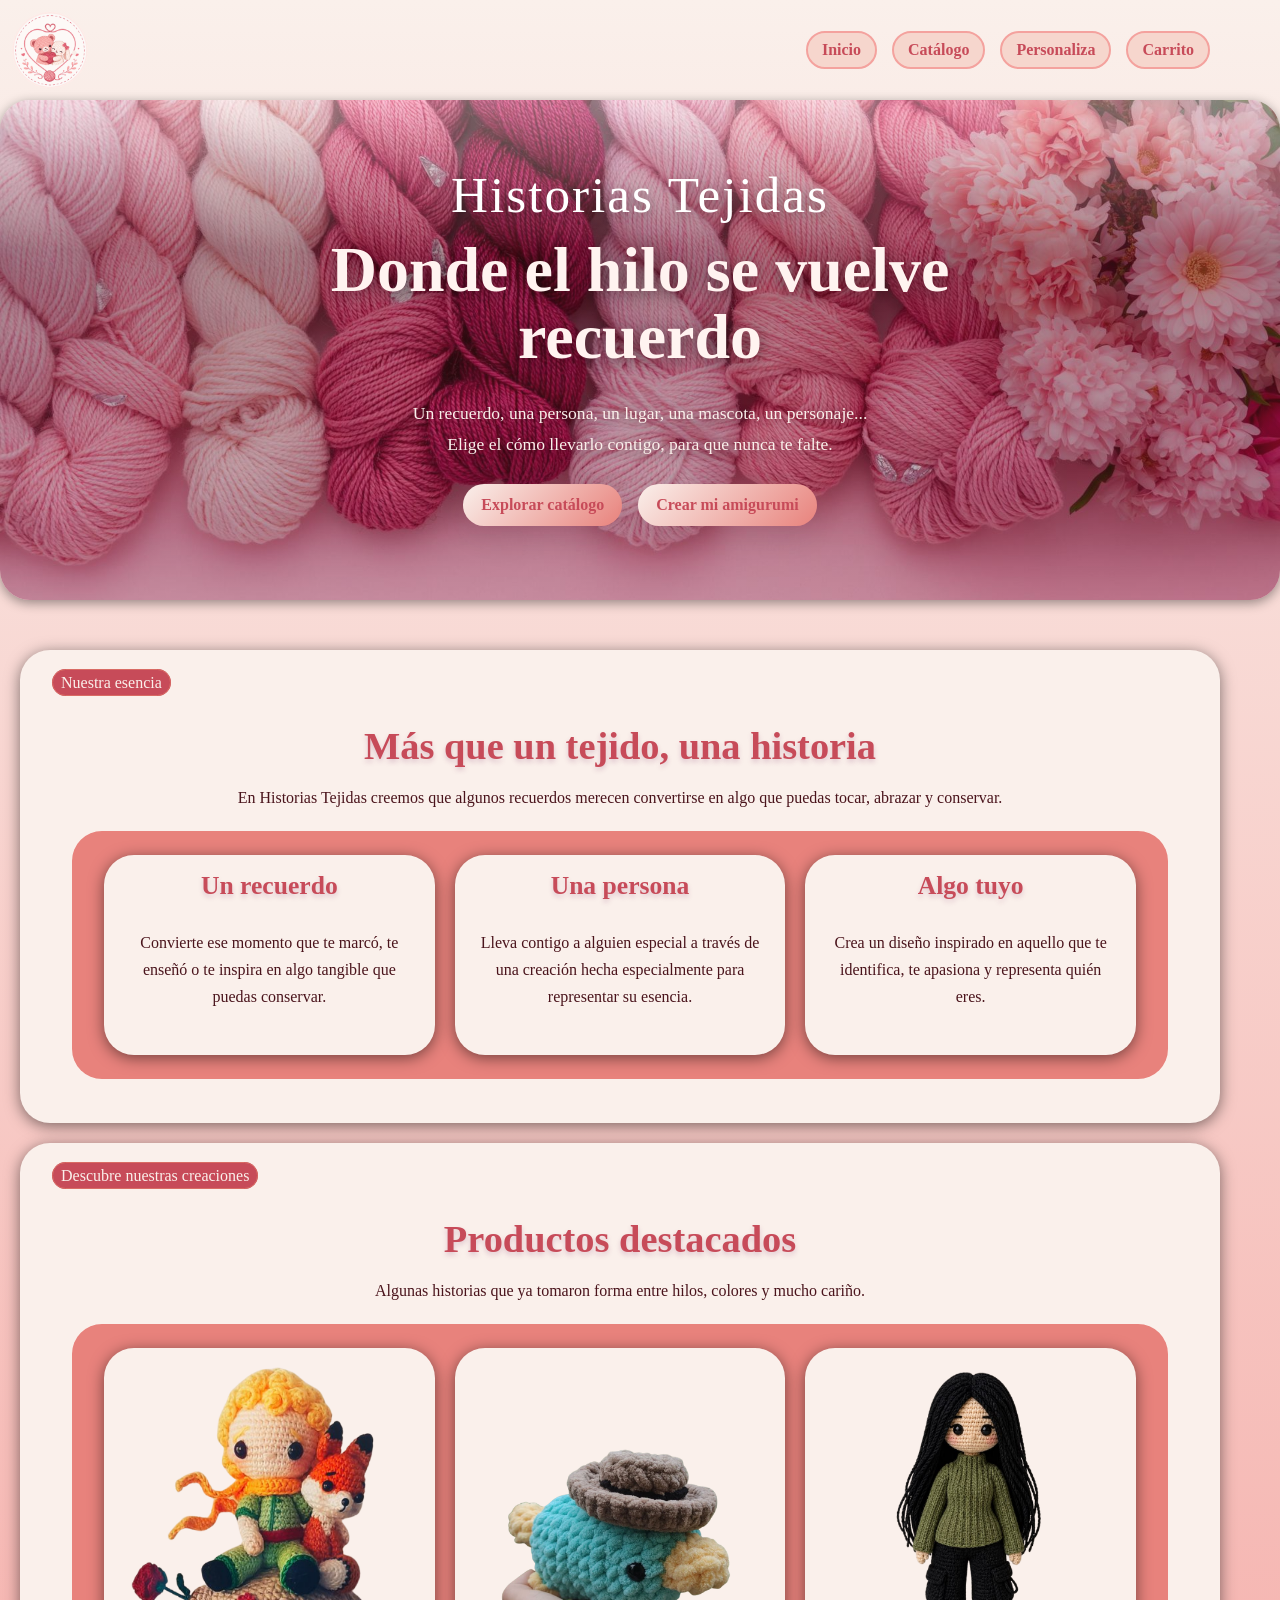
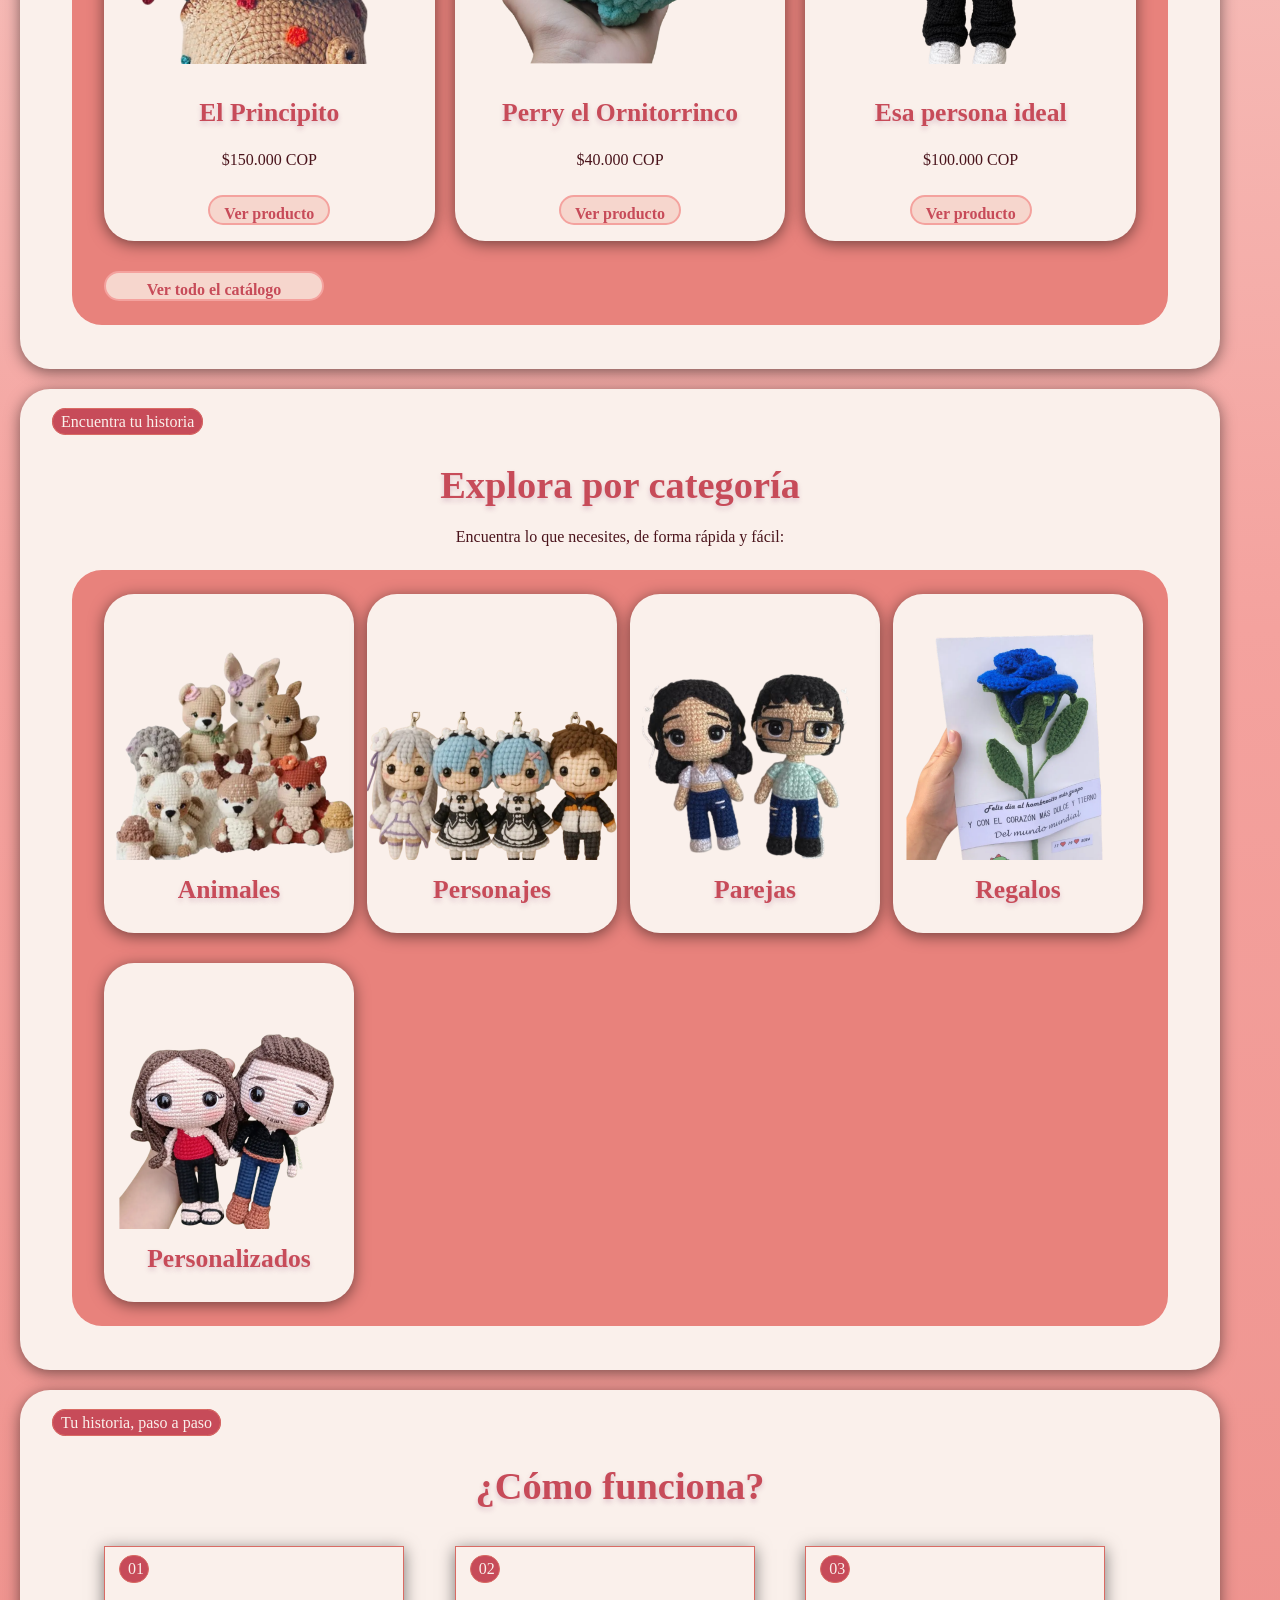
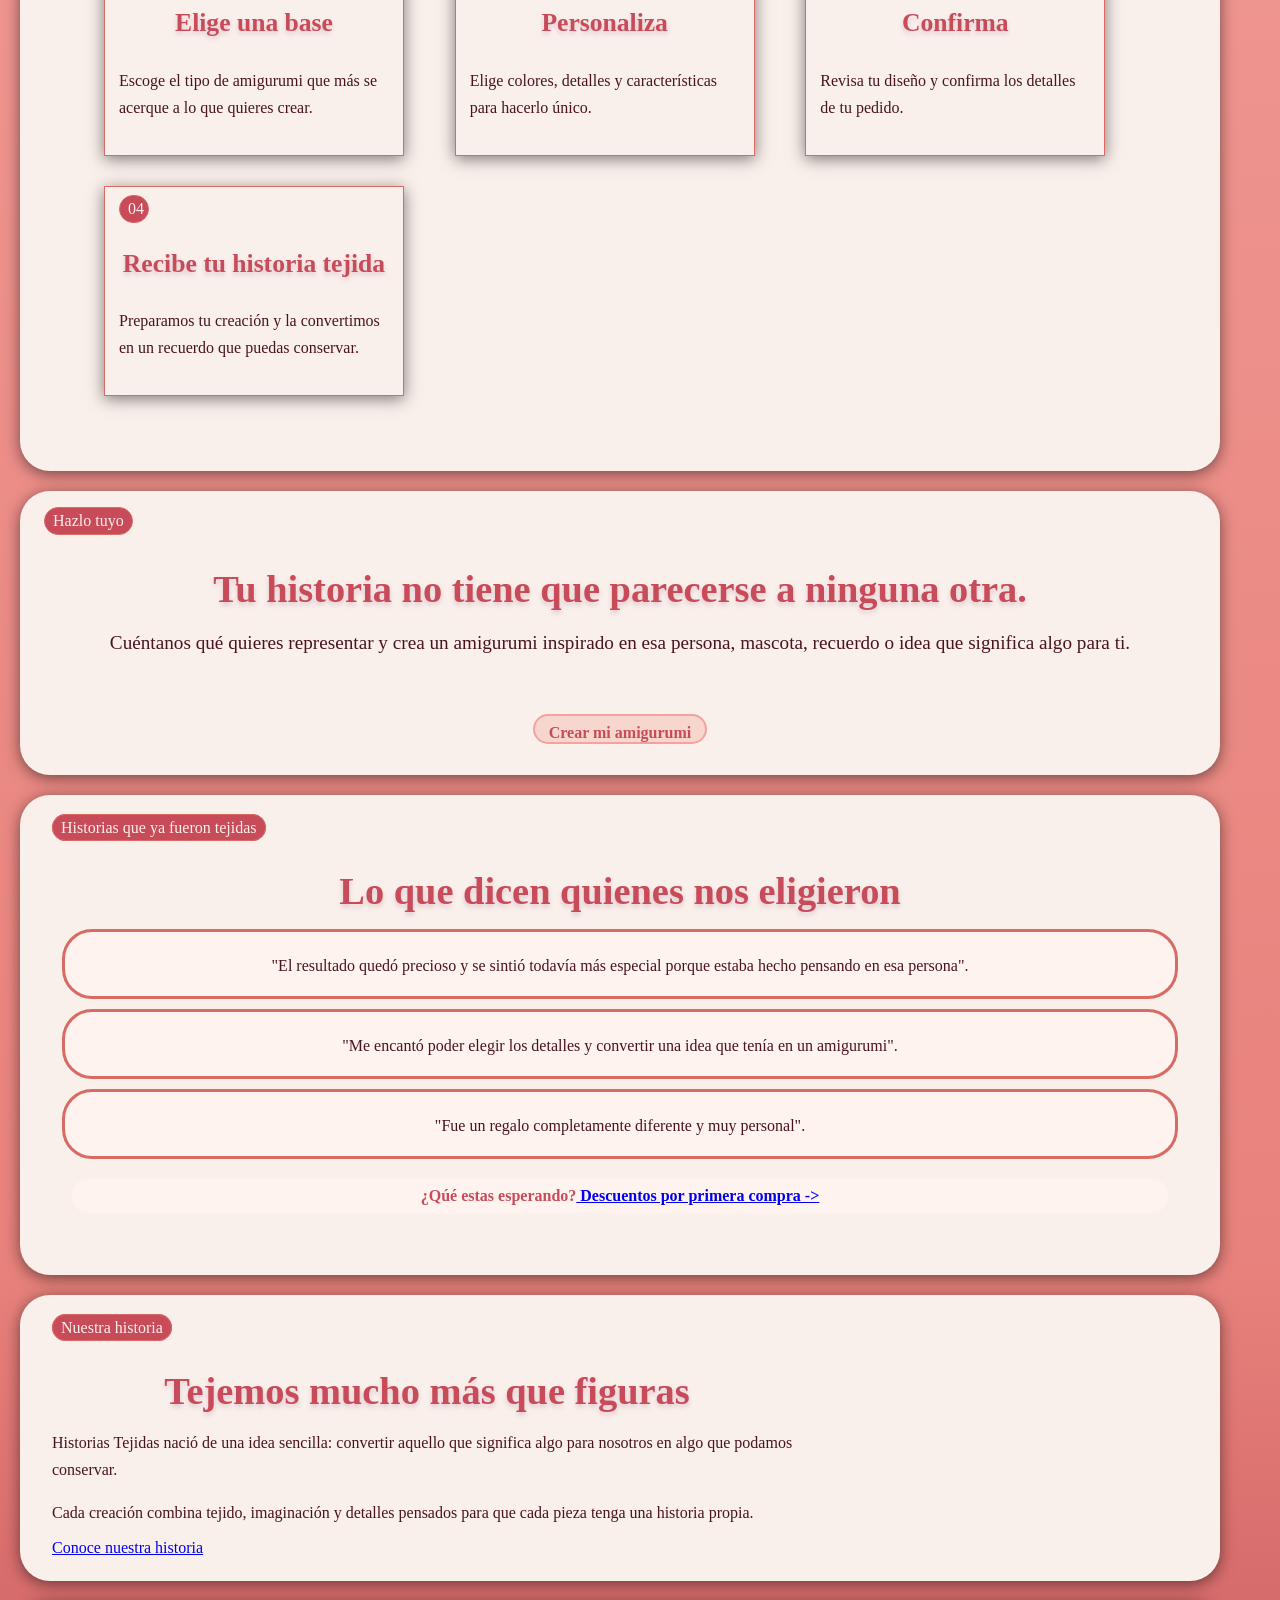
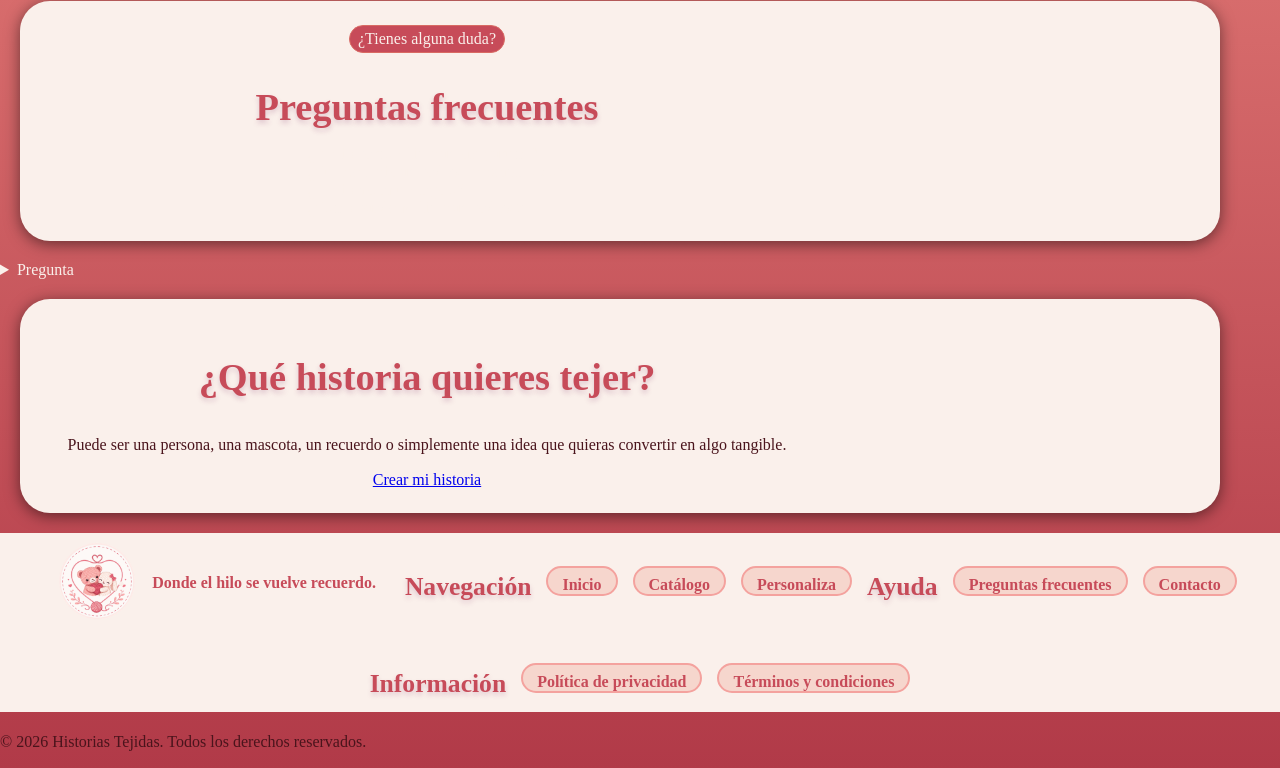
<file: index.html>
<!DOCTYPE html>
<html lang="es">

<head>
    <meta charset="UTF-8">
    <meta name="viewport" content="width=device-width, initial-scale=1.0">
    <title>Historias Tejidas</title>
    <link rel="stylesheet" href="assets/css/style.css">
</head>

<body>
    <header>
        <img src="assets/img/logo-sin-texto.png"
            alt="Logo de historias tejidas, un oso y conejos tejidos abrazando un corazón, con el nombre del emprendimiento en grande.">
        <nav>
            <a href="index.html">Inicio</a>
            <a href="catalogo.html">Catálogo</a>
            <a href="personaliza.html">Personaliza</a>
            <a href="carrito.html">Carrito</a>
            <!--Continuarlo y el emoji de carrito-->
        </nav>
    </header>
    <main>
        <div class="hero">

            <div class="hero-overlay"></div>
            <img src="assets/img/lanas-tipo-fondo.png"
                alt="Lanas de varios tonos de rosado alineadas de forma consecutiva con flores alrededor.">

            <div class="container">
                <h1>Historias Tejidas</h1>
                <h2>Donde el hilo se vuelve recuerdo</h2>
                <p>Un recuerdo, una persona, un lugar, una mascota, un personaje... <br>
                    Elige el cómo llevarlo contigo, para que nunca te falte.</p>
                <div class="button-hero">
                    <a href="catalogo.html">Explorar catálogo</a>
                    <a href="personaliza.html">Crear mi amigurumi</a>
                </div>
            </div>
        </div>

        <section class="propuesta-valor">

            <span class="section-label">Nuestra esencia</span>

            <h2>Más que un tejido, una historia</h2>
            <p>En Historias Tejidas creemos que algunos recuerdos merecen
                convertirse en algo que puedas tocar, abrazar y conservar.</p>

            <div class="tarjeta-container">
                <article class="tarjeta">
                    <h3>Un recuerdo</h3>
                    <p>Convierte ese momento que te marcó, te enseñó o te inspira
                        en algo tangible que puedas conservar. </p>
                </article>

                <article class="tarjeta">
                    <h3>Una persona</h3>
                    <p>Lleva contigo a alguien especial a través de una creación
                        hecha especialmente para representar su esencia.</p>
                </article>

                <article class="tarjeta">
                    <h3>Algo tuyo</h3>
                    <p>Crea un diseño inspirado en aquello que te identifica,
                        te apasiona y representa quién eres.</p>
                </article>
            </div>

        </section>

        <section class="destacados">

            <span>Descubre nuestras creaciones</span>

            <h2>Productos destacados</h2>

            <p>
                Algunas historias que ya tomaron forma entre hilos, colores
                y mucho cariño.
            </p>

            <div class="tarjeta-container">

                <article class="tarjeta">

                    <img src="assets/img/productos/elprincipito.png"
                        alt="Amigurumi del personaje el principito junto al zorro en la luna con una rosa, de la obra literaria.">

                    <div class="producto-info">
                        <h3>El Principito</h3>
                        <p class="precio">$150.000 COP</p>
                        <a class="button" href="producto-detalle.html">
                            Ver producto
                        </a>
                    </div>

                </article>

                <article class="tarjeta">

                    <img src="assets/img/productos/perrielornitorrinco.png" alt="Amigurumi de Perry el Ornitorrinco, de la serie Finnyas y Ferbs. En formato horizontal.">

                    <div class="producto-info">
                        <h3>Perry el Ornitorrinco</h3>
                        <p class="precio">$40.000 COP</p>
                        <a href="producto-detalle.html" class="button">
                            Ver producto
                        </a>
                    </div>

                </article>

                <article class="tarjeta">

                    <img src="assets/img/productos/muñeca.png" alt="Amigurumis de una muñeca que representa a una persona, pelo largo, ropa tipo clima frio.">

                    <div class="producto-info">
                        <h3>Esa persona ideal</h3>
                        <p class="precio">$100.000 COP</p>
                        <a href="producto-detalle.html" class="button">
                            Ver producto
                        </a>
                    </div>

                </article>

                <a class="button" href="catalogo.html">
                    Ver todo el catálogo
                </a>

            </div>

        </section>

        <section class="categorias">


                <span>Encuentra tu historia</span>

                <h2>Explora por categoría</h2>

                <p>Encuentra lo que necesites, de forma rápida y fácil:</p>

                <div class="tarjeta-container-c">

                    <a href="catalogo.html" class="tarjeta-c">
                        <img src="assets/img/productos/Animales.png" alt="Un conjunto de diversos tipos de animales.">
                        <h3>Animales</h3>
                    </a>

                    <a href="catalogo.html" class="tarjeta-c">
                        <img src="assets/img/productos/Personaje.png" alt="Personajes basados en anime famoso, muñecos con accesorios parecidos.">
                        <h3>Personajes</h3>
                    </a>

                    <a href="catalogo.html" class="tarjeta-c">
                        <img src="assets/img/productos/pareja.png" alt="Dos muñecos, representando a una pareja real.">
                        <h3>Parejas</h3>
                    </a>

                    <a href="catalogo.html" class="tarjeta-c">
                        <img src="assets/img/productos/Regalo.png" alt="UNa flor tejida en forma de regalo.">
                        <h3>Regalos</h3>
                    </a>

                    <a href="catalogo.html" class="tarjeta-c">
                        <img src="assets/img/productos/Personalizado.png" alt="DOs muñecos basados en dos personas reales.">
                        <h3>Personalizados</h3>
                    </a>

            </div>

        </section>


        <section class="funcionalidad">

                <span>Tu historia, paso a paso</span>

                <h2>¿Cómo funciona?</h2>

                <div class="pasos">

                    <article class="paso">
                        <span>01</span>
                        <h3> Elige una base</h3>
                        <p>
                            Escoge el tipo de amigurumi que más se acerque
                            a lo que quieres crear.
                        </p>
                    </article>

                    <article class="paso">
                        <span>02</span>
                        <h3> Personaliza</h3>
                        <p>
                            Elige colores, detalles y características
                            para hacerlo único.
                        </p>
                    </article>

                    <article class="paso">
                        <span>03</span>
                        <h3> Confirma</h3>
                        <p>
                            Revisa tu diseño y confirma los detalles de tu pedido.
                        </p>
                    </article>

                    <article class="paso">
                        <span>04</span>
                        <h3> Recibe tu historia tejida</h3>
                        <p>
                            Preparamos tu creación y la convertimos
                            en un recuerdo que puedas conservar.
                        </p>
                    </article>

                </div>


        </section>

        <section class="personalizacion-home">


                    <span>Hazlo tuyo</span>

                    <h2>Tu historia no tiene que parecerse a ninguna otra.</h2>

                    <p>
                        Cuéntanos qué quieres representar y crea un amigurumi
                        inspirado en esa persona, mascota, recuerdo o idea
                        que significa algo para ti.
                    </p>

                    <a href="personaliza.html" class="button">
                        Crear mi amigurumi
                    </a>


        </section>

        <section class="reseñas">

                <span>Historias que ya fueron tejidas</span>

                <h2>Lo que dicen quienes nos eligieron</h2>


                    <article class="resena">
                        <p>
                            "El resultado quedó precioso y se sintió todavía
                            más especial porque estaba hecho pensando en esa persona".
                        </p>
                    </article>

                    <article class="resena">
                        <p>
                            "Me encantó poder elegir los detalles y convertir
                            una idea que tenía en un amigurumi".
                        </p>
                    </article>

                    <article class="resena">
                        <p>
                            "Fue un regalo completamente diferente y muy personal".
                        </p>
                    </article>

                <aside>¿Qúé estas esperando?<a href="personaliza.html" class="descuento"> Descuentos por primera compra -> </a></aside>>
        </section>

        <section class="sobre-nosotros">

            <div class="container">

                <div class="sobre-contenido">

                    <span class="section-label">Nuestra historia</span>

                    <h2>Tejemos mucho más que figuras</h2>

                    <p>
                        Historias Tejidas nació de una idea sencilla:
                        convertir aquello que significa algo para nosotros
                        en algo que podamos conservar.
                    </p>

                    <p>
                        Cada creación combina tejido, imaginación y detalles
                        pensados para que cada pieza tenga una historia propia.
                    </p>

                    <a href="sobre-nosotros.html">
                        Conoce nuestra historia
                    </a>

                </div>

            </div>

        </section>

        <section class="faq">

            <div class="container">

                <span class="section-label">¿Tienes alguna duda?</span>

                <h2>Preguntas frecuentes</h2>

                <div class="faq-list">

                    <details>
                        <summary>¿Puedo personalizar un amigurumi?</summary>
                        <p>
                            Sí. Puedes crear una pieza basada en una persona,
                            mascota, personaje, recuerdo o idea.
                        </p>
                    </details>

                    <details>
                        <summary>¿Cuánto tarda un pedido personalizado?</summary>
                        <p>
                            El tiempo depende del diseño y del nivel de personalización.
                        </p>
                    </details>

                    <details>
                        <summary>¿Puedo hacer un regalo?</summary>
                        <p>
                            Sí. Puedes elegir una creación del catálogo
                            o diseñar una personalizada.
                        </p>
                    </details>

                    <details>
                        <summary>¿Cómo puedo realizar un pedido?</summary>
                        <p>
                            Puedes explorar el catálogo o comenzar directamente
                            desde la sección de personalización.
                        </p>
                    </details>

                </div>

            </div>

        </section>

        <details>
            <summary>Pregunta</summary>
            <p>Respuesta</p>
        </details>


        <section class="cta-final">

            <div class="container">

                <h2>¿Qué historia quieres tejer?</h2>

                <p>
                    Puede ser una persona, una mascota, un recuerdo
                    o simplemente una idea que quieras convertir en algo tangible.
                </p>

                <a href="personaliza.html">
                    Crear mi historia
                </a>

            </div>

        </section>

    </main>
    <footer>


        <div class="footer-container">

            <div class="footer-marca">
                <img src="assets/img/logo-sin-texto.png" alt="Logo de Historias Tejidas">

                <p>
                    Donde el hilo se vuelve recuerdo.
                </p>
            </div>

            <div class="footer-columna">

                <h3>Navegación</h3>

                <a href="index.html">Inicio</a>
                <a href="catalogo.html">Catálogo</a>
                <a href="personaliza.html">Personaliza</a>

            </div>

            <div class="footer-columna">

                <h3>Ayuda</h3>

                <a href="#faq">Preguntas frecuentes</a>
                <a href="contacto.html">Contacto</a>

            </div>

            <div class="footer-columna">

                <h3>Información</h3>

                <a href="politica-privacidad.html">
                    Política de privacidad
                </a>

                <a href="terminos.html">
                    Términos y condiciones
                </a>

            </div>

        </div>

        <div class="footer-bottom">

            <p>
                © 2026 Historias Tejidas. Todos los derechos reservados.
            </p>

        </div>

    </footer>
</body>

</html>
</file>
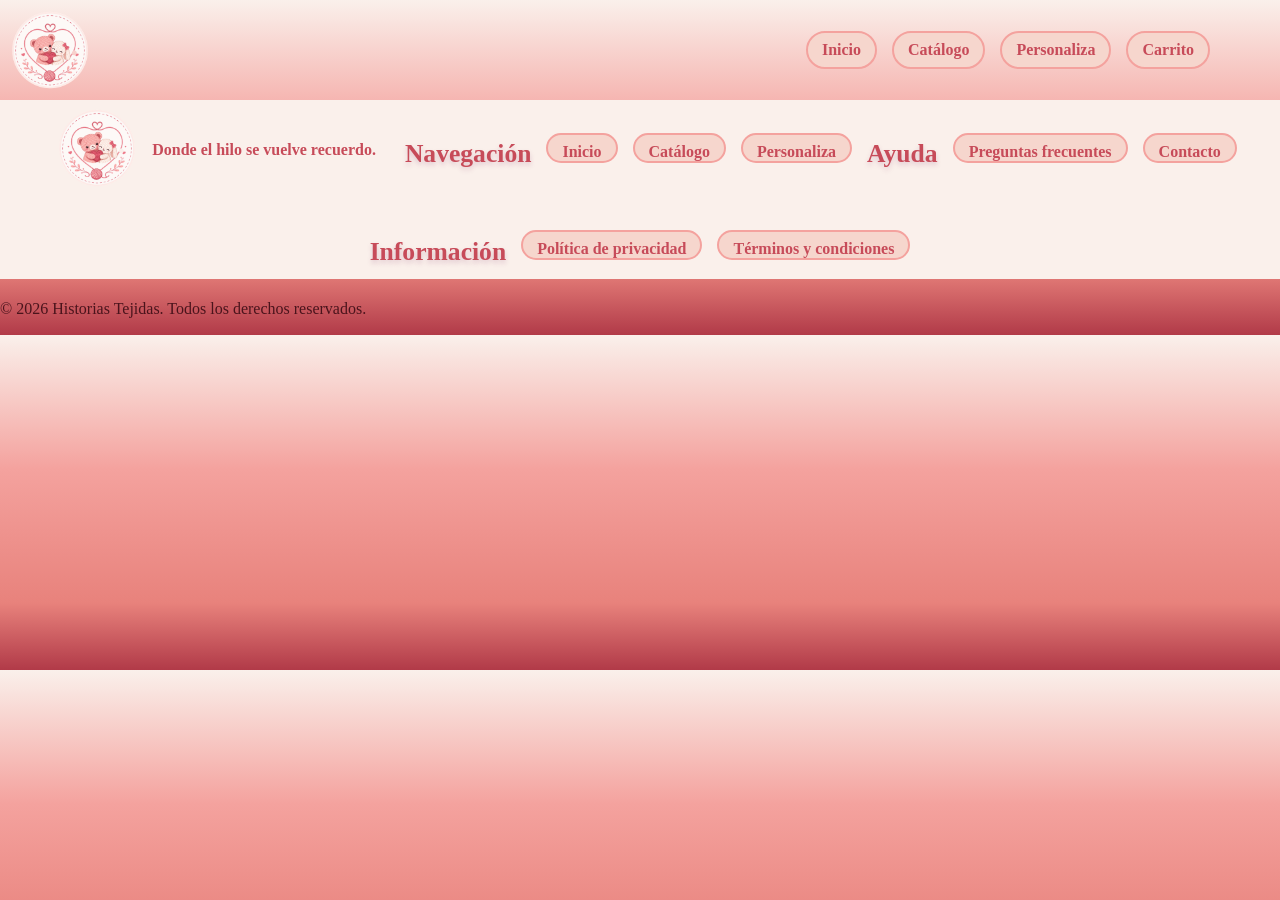
<file: carrito.html>
<!DOCTYPE html>
<html lang="es">

<head>
    <meta charset="UTF-8">
    <meta name="viewport" content="width=device-width, initial-scale=1.0">
    <title>Historias Tejidas</title>
    <link rel="stylesheet" href="assets/css/style.css">
</head>

<body>
    <header>
        <img src="assets/img/logo-sin-texto.png"
            alt="Logo de historias tejidas, un oso y conejos tejidos abrazando un corazón, con el nombre del emprendimiento en grande.">
        <nav>
            <a href="index.html">Inicio</a>
            <a href="catalogo.html">Catálogo</a>
            <a href="personaliza.html">Personaliza</a>
            <a href="carrito.html">Carrito</a>
            <!--Continuarlo y el emoji de carrito-->
        </nav>
    </header>
    <main>
        

    </main>

 </main>
    <footer>


        <div class="footer-container">

            <div class="footer-marca">
                <img src="assets/img/logo-sin-texto.png" alt="Logo de Historias Tejidas">

                <p>
                    Donde el hilo se vuelve recuerdo.
                </p>
            </div>

            <div class="footer-columna">

                <h3>Navegación</h3>

                <a href="index.html">Inicio</a>
                <a href="catalogo.html">Catálogo</a>
                <a href="personaliza.html">Personaliza</a>

            </div>

            <div class="footer-columna">

                <h3>Ayuda</h3>

                <a href="#faq">Preguntas frecuentes</a>
                <a href="contacto.html">Contacto</a>

            </div>

            <div class="footer-columna">

                <h3>Información</h3>

                <a href="politica-privacidad.html">
                    Política de privacidad
                </a>

                <a href="terminos.html">
                    Términos y condiciones
                </a>

            </div>

        </div>

        <div class="footer-bottom">

            <p>
                © 2026 Historias Tejidas. Todos los derechos reservados.
            </p>

        </div>

    </footer>
</body>

</html>
</file>
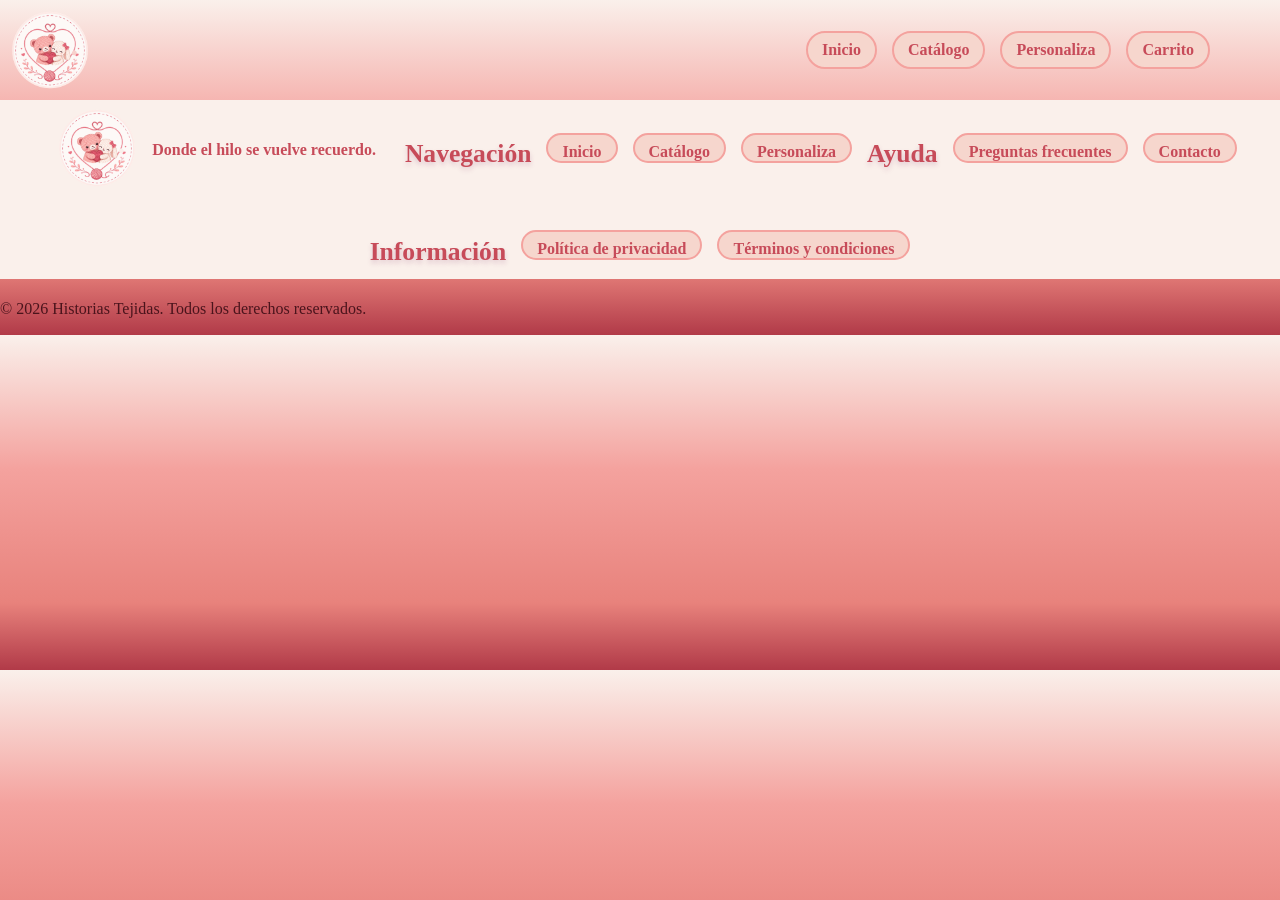
<file: catalogo.html>
<!DOCTYPE html>
<html lang="es">

<head>
    <meta charset="UTF-8">
    <meta name="viewport" content="width=device-width, initial-scale=1.0">
    <title>Historias Tejidas</title>
    <link rel="stylesheet" href="assets/css/style.css">
</head>

<body>
    <header>
        <img src="assets/img/logo-sin-texto.png"
            alt="Logo de historias tejidas, un oso y conejos tejidos abrazando un corazón, con el nombre del emprendimiento en grande.">
        <nav>
            <a href="index.html">Inicio</a>
            <a href="catalogo.html">Catálogo</a>
            <a href="personaliza.html">Personaliza</a>
            <a href="carrito.html">Carrito</a>
            <!--Continuarlo y el emoji de carrito-->
        </nav>
    </header>
    <main>


    </main>

 </main>
    <footer>


        <div class="footer-container">

            <div class="footer-marca">
                <img src="assets/img/logo-sin-texto.png" alt="Logo de Historias Tejidas">

                <p>
                    Donde el hilo se vuelve recuerdo.
                </p>
            </div>

            <div class="footer-columna">

                <h3>Navegación</h3>

                <a href="index.html">Inicio</a>
                <a href="catalogo.html">Catálogo</a>
                <a href="personaliza.html">Personaliza</a>

            </div>

            <div class="footer-columna">

                <h3>Ayuda</h3>

                <a href="#faq">Preguntas frecuentes</a>
                <a href="contacto.html">Contacto</a>

            </div>

            <div class="footer-columna">

                <h3>Información</h3>

                <a href="politica-privacidad.html">
                    Política de privacidad
                </a>

                <a href="terminos.html">
                    Términos y condiciones
                </a>

            </div>

        </div>

        <div class="footer-bottom">

            <p>
                © 2026 Historias Tejidas. Todos los derechos reservados.
            </p>

        </div>

    </footer>
</body>

</html>
</file>
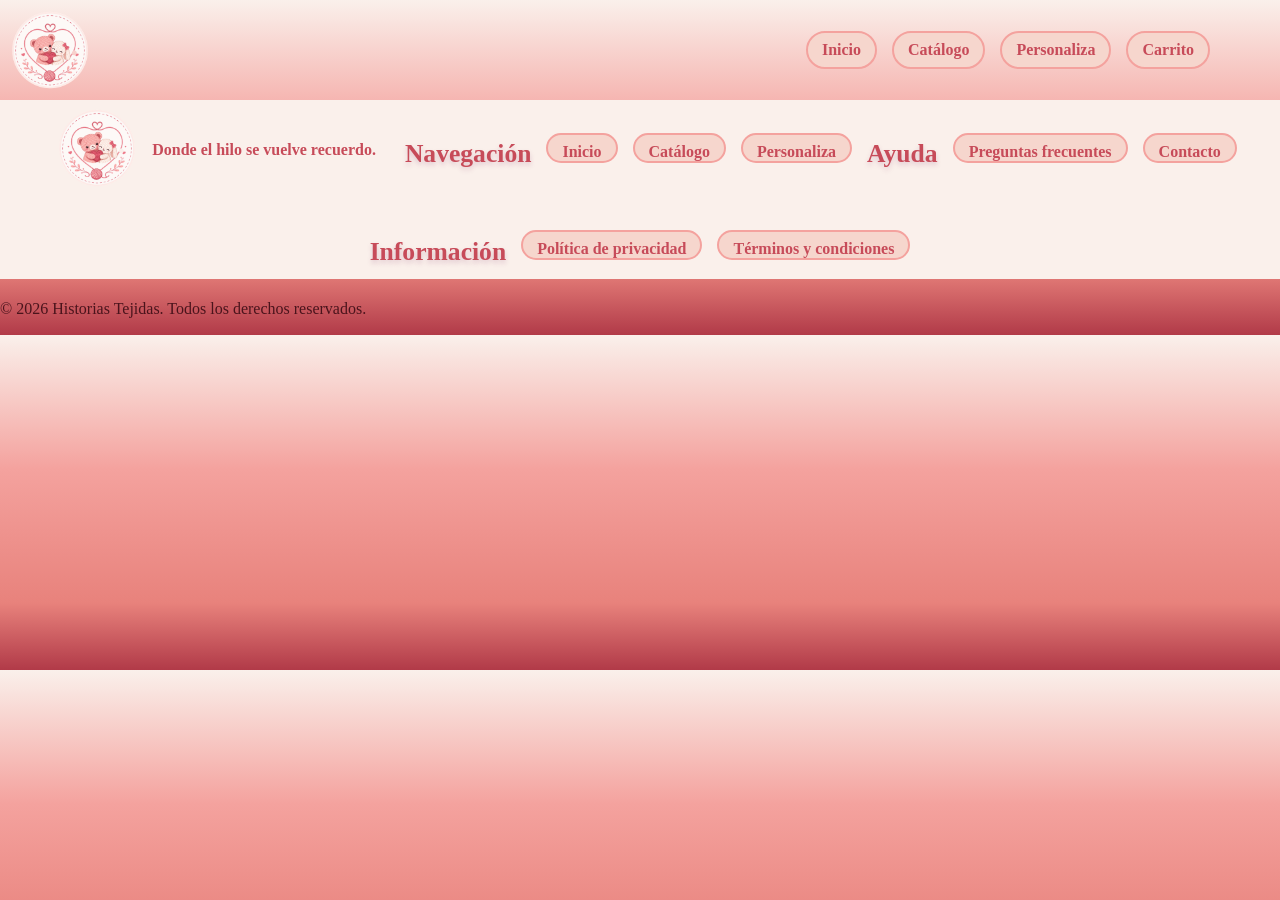
<file: personaliza.html>
<!DOCTYPE html>
<html lang="es">

<head>
    <meta charset="UTF-8">
    <meta name="viewport" content="width=device-width, initial-scale=1.0">
    <title>Historias Tejidas</title>
    <link rel="stylesheet" href="assets/css/style.css">
</head>

<body>
    <header>
        <img src="assets/img/logo-sin-texto.png"
            alt="Logo de historias tejidas, un oso y conejos tejidos abrazando un corazón, con el nombre del emprendimiento en grande.">
        <nav>
            <a href="index.html">Inicio</a>
            <a href="catalogo.html">Catálogo</a>
            <a href="personaliza.html">Personaliza</a>
            <a href="carrito.html">Carrito</a>
            <!--Continuarlo y el emoji de carrito-->
        </nav>
    </header>
    <main>
    

    </main>

 </main>
    <footer>


        <div class="footer-container">

            <div class="footer-marca">
                <img src="assets/img/logo-sin-texto.png" alt="Logo de Historias Tejidas">

                <p>
                    Donde el hilo se vuelve recuerdo.
                </p>
            </div>

            <div class="footer-columna">

                <h3>Navegación</h3>

                <a href="index.html">Inicio</a>
                <a href="catalogo.html">Catálogo</a>
                <a href="personaliza.html">Personaliza</a>

            </div>

            <div class="footer-columna">

                <h3>Ayuda</h3>

                <a href="#faq">Preguntas frecuentes</a>
                <a href="contacto.html">Contacto</a>

            </div>

            <div class="footer-columna">

                <h3>Información</h3>

                <a href="politica-privacidad.html">
                    Política de privacidad
                </a>

                <a href="terminos.html">
                    Términos y condiciones
                </a>

            </div>

        </div>

        <div class="footer-bottom">

            <p>
                © 2026 Historias Tejidas. Todos los derechos reservados.
            </p>

        </div>

    </footer>
</body>

</html>
</file>
<file: assets/css/style.css>
:root {

    /* Colores */
    --blanco: #FFFFFF;
    --rosa-fondo: #FFF3F0;
    --rosa-crema: #FAF0EB;
    --rosa-palido: #F6D6CD;
    --rosa-suave: #F4A29E;
    --rosa-medio: #E8827C;
    --rosa-coral: #D96B64;
    --rosa-principal: #C74B59;
    --rosa-fuerte: #B13A48;
    --frambuesa: #8F2D3B;
    --vino-rosa: #6B202A;
    --rosa-oscuro: #4A141C;


    /* Gradiante */

    --gradiente: linear-gradient(180deg,
            var(--rosa-crema) 0%,
            var(--rosa-suave) 40%,
            var(--rosa-medio) 80%,
            var(--rosa-fuerte) 100%);

    --gradiente-capa: linear-gradient(180deg,
            rgba(250, 240, 235, 0.4) 0%,
            rgba(74, 20, 28, 0.45) 30%,
            rgba(107, 32, 42, 0.25) 100%);

    /* Border-radius */

    --border-rdp: 30px;
    --border-rdpl: 999px;

    /* font-weidth */

    --negrita: 600;
    --normal: 400;
    --fina: 200;

    /* transicion */
    --transicion: .3s ease;
    --transicion-lenta: .5s ease;

    /* Sombra */

    --sombra-suave: 0 3px 12px rgba(0, 0, 0, 0.4);
    --sombra-normal: 0 3px 15px rgba(0, 0, 0, 0.5);
    --sombra-pequeña: 0 3px 5px rgba(133, 48, 104, 0.219);

    /*Padding*/

    --padding-05: 4px 8px;
    /* Elementos muy compactos (tags, badges) */
    --padding-1: 8px 14px;
    /* Botones pequeños */
    --padding-2: 12px 18px;
    /* Tarjetas compactas o inputs */
    --padding-3: 16px 24px;
    /* Padding estándar */
    --padding-4: 24px 32px;
    /* Tarjetas grandes o contenedores */
    --padding-5: 32px 40px;
    /* Secciones o contenedores amplios */
    --padding-6: 48px 40px;
    /* Elementos muy espaciosos o héroes */

    /* Márgenes*/
    --margin-bt: 0.8rem;
    --margin-bt0: 1rem;
    --margin-1: 10px;
    /* Espacios muy cortos */
    --margin-2: 15px 10px;
    /* Para elementos que necesitan aire lateral y vertical */
    --margin-3: 20px;
    /* Margen estándar entre elementos */
    --margin-4: 30px 20px;
    /* Para separar secciones o contenedores grandes */
    --margin-5: 0 0 50px auto;
    /* Márgenes grandes verticales y centrado automático horizontal*/
}

/* Body */

html {
    box-sizing: border-box;
    font-size: 16px;
}

*,
*:before,
*:after {
    box-sizing: inherit;
}

body {
    background: var(--gradiente);
    margin: 0;
    width: 100%;
    overflow-x: hidden;
    font-family: 'Times New Roman', Times, serif;
    color: var(--rosa-crema);
}


html {
    box-sizing: border-box;
    font-size: 16px;
}

*,
*:before,
*:after {
    box-sizing: inherit;
}


/* ----------------------------------------------------------------------------
======================================GENERAL======================================
--------------------------------------------------------------------------------*/

h2 {
    text-align: center;
    font-size: clamp(1.8rem, 3vw, 2.4rem);
    font-weight: var(--negrita);
    color: var(--rosa-principal);
    margin-bottom: var(--margin-bt0);
    text-shadow: var(--sombra-pequeña);
}

h3 {
    text-align: center;
    font-size: clamp(1.3rem, 2vw, 1.6rem);
    font-weight: var(--negrita);
    color: var(--rosa-principal);
    margin-bottom: var(--margin-bt);
    text-shadow: var(--sombra-pequeña);
}

h4 {
    text-align: center;
    font-size: 1.15rem;
    font-weight: var(--negrita);
    color: var(--rosa-principal);
    margin-bottom: var(--margin-bt);
}

p {
    text-align: left;
    line-height: 1.7;
    margin-bottom: var(--margin-bt);
    color: var(--rosa-oscuro);
    font-size: 1rem;
    font-family: Georgia, 'Times New Roman', Times, serif;

}

section {
    max-width: 1200px;
    margin: var(--margin-3);
    padding: var(--padding-4);
    align-items: center;

    background-color: var(--rosa-crema);
    border-radius: var(--border-rdp);

    box-shadow: var(--sombra-normal);


}

article {
    margin-bottom: var(--margin-bt);
    background-color: var(--rosa-fondo);
}

aside {
    background: var(--rosa-fondo);
    color: var(--rosa-principal);
    text-align: center;
    font-weight: var(--negrita);
    border-radius: var(--border-rdpl);
    margin: var(--margin-3);
    padding: var(--padding-1);

}

span {
    color: var(--rosa-crema);
    background: var(--rosa-principal);
    border-radius: var(--border-rdp);
    border: 1px solid var(--rosa-coral);
    padding: var(--padding-05);
}


/* ----------------------------------------------------------------------------
======================================HEADER======================================
--------------------------------------------------------------------------------*/

header {
    max-width: 1200px;
    margin: var(--margin-1);
    display: flex;
    justify-content: space-between;
    align-items: center;
    gap: 30px;
    flex-wrap: wrap;


}


header img {
    width: 80px;
    max-width: 100%;
    height: auto;
    border-radius: var(--border-rdp);
    transition:
        transform var(--transicion);
}

header img:hover {
    transform: translateY(-3px);
}

nav {
    display: flex;
    justify-content: center;
    align-items: center;
    flex-wrap: wrap;
    gap: 15px;
}

nav a {
    background: var(--rosa-palido);
    border-radius: var(--border-rdp);

    padding: var(--padding-1);

    color: var(--rosa-principal);
    text-decoration: none;
    font-weight: var(--negrita);

    transition:
        color var(--transicion),
        background-color var(--transicion),
        transform var(--transicion);

    border: 2px solid var(--rosa-suave);

}

nav a:hover {
    background: var(--rosa-principal);
    color: var(--rosa-crema);
    text-decoration: underline;
    transform: translateY(-2px);
}


/* ----------------------------------------------------------------------------
======================================HERO======================================== 
--------------------------------------------------------------------------------*/

.hero {
    position: relative;
    display: flex;
    text-align: center;
    width: 100%;
    max-height: 550px;
    overflow: hidden;
    margin: var(--margin-5);
    box-sizing: border-box;
    justify-content: center;
    align-items: center;
    min-height: 500px;
    height: auto;
    padding: var(--padding-6);
    border-radius: var(--border-rdp);
    box-shadow: var(--sombra-suave);
    transition:
        transform var(--transicion-lenta);
}

.hero:hover {
    transform: translateY(-3px);
}

.hero img {
    position: absolute;
    inset: 0;
    object-fit: cover;
    object-position: center;
    z-index: 0;

    width: 100%;
    height: 100%;
}



.hero-overlay {
    position: absolute;
    inset: 0;
    z-index: 1;
    background: var(--gradiente-capa);

}

.container {
    position: relative;
    z-index: 2;
    width: min(750px, 100%);
    display: flex;
    flex-direction: column;
    justify-content: center;
    align-items: center;
    box-sizing: border-box;
}

.hero h1 {
    margin: 0;
    padding: 0;
    line-height: 1.2;
    font-size: clamp(2.2rem, 4vw, 3.5rem);
    font-weight: var(--normal);
    letter-spacing: 2px;
    color: var(--blanco);
    text-shadow: var(--sombra-suave);

}

.hero h2 {
    margin: var(--margin-1);
    padding: 0;
    text-align: center;
    font-size: clamp(2.4rem, 5vw, 4rem);
    line-height: 1.05;
    font-weight: var(--negrita);
    color: var(--rosa-fondo);
    text-shadow: var(--sombra-normal);
    max-width: 100%;


}

.hero p {
    max-width: 600px;
    font-size: 1.1rem;
    line-height: 1.8;
    color: var(--rosa-crema);
    text-shadow: var(--sombra-suave);
    text-align: center;
    font-family: Georgia, 'Times New Roman', Times, serif;
}

.button-hero {
    display: flex;
    flex-wrap: wrap;
    gap: 16px;
    margin: var(--margin-1);
    width: 100%;
    justify-content: center;
}

.button-hero a {
    display: inline-flex;
    align-items: center;
    gap: 12px;
    padding: var(--padding-2);
    border-radius: var(--border-rdpl);
    font-weight: 600;
    transition: var(--transicion-lenta);
    box-shadow: 0 10px 30px rgba(0, 0, 0, .08);
    box-sizing: border-box;
    text-decoration: none;
    background: linear-gradient(135deg, var(--rosa-crema), var(--rosa-medio));
    color: var(--rosa-principal);
}

.button-hero a:hover {
    transform: translateY(-3px);
    background: var(--rosa-principal);
    color: var(--blanco);
}

/* ------------------------------------------------------------------------------
======================================FOOTER====================================== 
--------------------------------------------------------------------------------*/
.footer-container {
    background-color: var(--rosa-crema);
    display: flex;
    justify-content: center;
    align-items: center;
    flex-wrap: wrap;
    gap: 15px;
}

.footer-container .footer-marca {
    margin: var(--margin-05);
    padding: var(--padding-1);
    display: flex;
    justify-content: space-between;
    align-items: center;
    flex-wrap: wrap;
    gap: 15px;

}
.footer-container .footer-marca img {
    width: 80px;
    max-width: 100%;
    height: auto;
    border-radius: var(--border-rdp);
    transition:
        transform var(--transicion);
}

.footer-container .footer-marca p {
    font-weight: var(--negrita);
    color: var(--rosa-principal);
}


.footer-container .footer-marca img:hover {
    transform: translateY(-3px);
}

.footer-container .footer-columna {
    background-color: var(--rosa-crema);
    display: flex;
    justify-content: center;
    align-items: center;
    flex-wrap: wrap;
    gap: 15px;
}

.footer-container .footer-columna a {
    background: var(--rosa-palido);
    border-radius: var(--border-rdp);

    padding: var(--padding-1);

    color: var(--rosa-principal);
    text-decoration: none;
    font-weight: var(--negrita);

    transition:
        color var(--transicion),
        background-color var(--transicion),
        transform var(--transicion);

    border: 2px solid var(--rosa-suave);
    text-align: center;

    max-width: 220px;
    max-height: 30px;
    

}

.footer-container .footer-columna a:hover {
    background: var(--rosa-principal);
    color: var(--rosa-crema);
    text-decoration: underline;
    transform: translateY(-2px);
}

.footer-bottom {

}

/* ============================================================================
   ESTILOS DE LA BARRA DE DESPLAZAMIENTO (SCROLLBAR)
============================================================================ */


::-webkit-scrollbar {
    width: 12px;
}


::-webkit-scrollbar-track {
    background: var(--rosa-fondo);
}


::-webkit-scrollbar-thumb {
    background: var(--rosa-suave);
    border-radius: 999px;
    border: 2px solid var(--rosa-fondo);
}


::-webkit-scrollbar-thumb:hover {
    background: var(--rosa-principal);
}

/* ----------------------------------------------------------------------------
======================================TARJETAS======================================== 
--------------------------------------------------------------------------------*/

.tarjeta-container {
    background: var(--rosa-medio);
    padding: var(--padding-4);
    border-radius: var(--border-rdp);
    display: grid;
    grid-template-columns: repeat(auto-fit, minmax(250px, 1fr));
    gap: var(--margin-4);
    margin: var(--margin-3);

}

.tarjeta {
    background: var(--rosa-crema);
    border-radius: var(--border-rdp);

    padding: var(--padding-3);
    box-shadow: var(--sombra-normal);
    transition:
        transform var(--transicion);

    display: flex;
    flex-direction: column;
    align-items: center;

    height: 100%;

}

.tarjeta img {
   width: 100%;
    height: 300px;
    object-fit: cover;
    border-radius: var(--border-rdp);
    margin-bottom: 15px; }

.tarjeta h3 {
    margin: 0 0 12px 0;
}


.tarjeta p {
    text-align: center;
    margin-bottom: var(--margin-bt0);
    flex-grow: 1;
}

.tarjeta:hover {
    transform: translateY(-2px);
}

.tarjeta .button {
    align-self: center;
    margin-top: 10px;
}



/* ------------------------------------------------------------------------------
======================================Button====================================== 
--------------------------------------------------------------------------------*/

.button {
    background: var(--rosa-palido);
    border-radius: var(--border-rdp);

    padding: var(--padding-1);

    color: var(--rosa-principal);
    text-decoration: none;
    font-weight: var(--negrita);

    transition:
        color var(--transicion),
        background-color var(--transicion),
        transform var(--transicion);

    border: 2px solid var(--rosa-suave);
    text-align: center;

    max-width: 220px;
    max-height: 30px;
    

}

.button:hover {
    background: var(--rosa-principal);
    color: var(--rosa-crema);
    text-decoration: underline;
    transform: translateY(-2px);
}

/* ------------------------------------------------------------------------------
======================================INDEX====================================== 
--------------------------------------------------------------------------------*/

 /* Producto */

.producto-info h3 {
    margin: 0 0 12px 0;
    min-height: 2.6rem; 
    display: flex;
    align-items: center;
    justify-content: center;
}

.propuesta-valor p {
    text-align: center;
    flex-grow: 1;
}

.producto-info {
    display: flex;
    flex-direction: column;
    align-items: center;  
    text-align: center;   
    width: 100%;      
    margin-top: auto;    
}

.producto-info .precio {
    margin-top: auto;
    margin-bottom: 12px;
}


.producto-info .button {
    align-self: center;
}

 /* Destacados */

.destacados p {
    text-align: center;

}

 /* Categoria */

.categorias p{
    text-align: center;
    
}

.tarjeta-container-c {

    background: var(--rosa-medio);
    padding: var(--padding-4);
    border-radius: var(--border-rdp);
    display: grid;
    grid-template-columns: repeat(auto-fit, minmax(200px, 1fr));
    gap: var(--margin-4);
    margin: var(--margin-3);


}

.tarjeta-c {
    background: var(--rosa-crema);
    border-radius: var(--border-rdp);

    padding: var(--padding-3);
    box-shadow: var(--sombra-normal);
    transition:
        transform var(--transicion);

    display: flex;
    flex-direction: column;
    align-items: center;

    height: 100%;
    min-width: 250px;
  

    text-decoration: none;

}

.tarjeta-c img {
    width: 250px;
    height: 250px;
    object-fit: cover;
    margin-bottom: 15px; 
}

.tarjeta-c h3 {
    margin: 0 0 12px 0;
}

.tarjeta-c:hover {
    transform: translateY(-3px);
}


 /* Funcionalidad */


.pasos {
    align-items: center;
    justify-content: center;
    margin: var(--margin-3);
    padding: var(--padding-4);
    display: grid;
    grid-template-columns: repeat(auto-fit, minmax(250px, 1fr));
    gap: var(--margin-4);
    
}



.paso {
    width: 300px;
    height: auto;
    padding: var(--padding-1);
    border: 1px solid var(--rosa-coral);
    text-align: center;

    background: var(--rosa-crema);

    box-shadow: var(--sombra-normal);
    transition:
        transform var(--transicion);
        background: var(--transicion-lenta);
        color: var(--transicion);

    display: flex;
    flex-direction: column;
    height: 100%;
}

.paso span {
    max-width: 30px;
    width: auto;
    padding: var(--padding-05);
    
}

.paso:hover {
    transform: translateY(-3px);
    background-color: var(--rosa-principal);
}

.paso:hover h3 {
     color: var(--rosa-crema);
}

/* Personalizar */

.personalizacion-home {
    padding: var(--padding-3);
    margin: var(--margin-3);
    display: flex;
    flex-direction: column;
}

.personalizacion-home p {
    margin: 0 0 40px 0;
    text-align: center;
    font-size: larger;
}

.personalizacion-home span
{
    align-self: flex-start;
    text-align: left; 
}

.personalizacion-home a {
    align-self: center;
    margin: var(--margin-2);
}

/* Reseña */

.resena {
    border-radius: var(--border-rdp);
    padding: var(--padding-05);
    margin: var(--margin-1);
    border: 3px solid var(--rosa-coral);
    
}

.resena p {
    text-align: center;
}

.resena aside .descuento{
    color: var(--rosa-fuerte);
    text-decoration: none;

}
</file>
